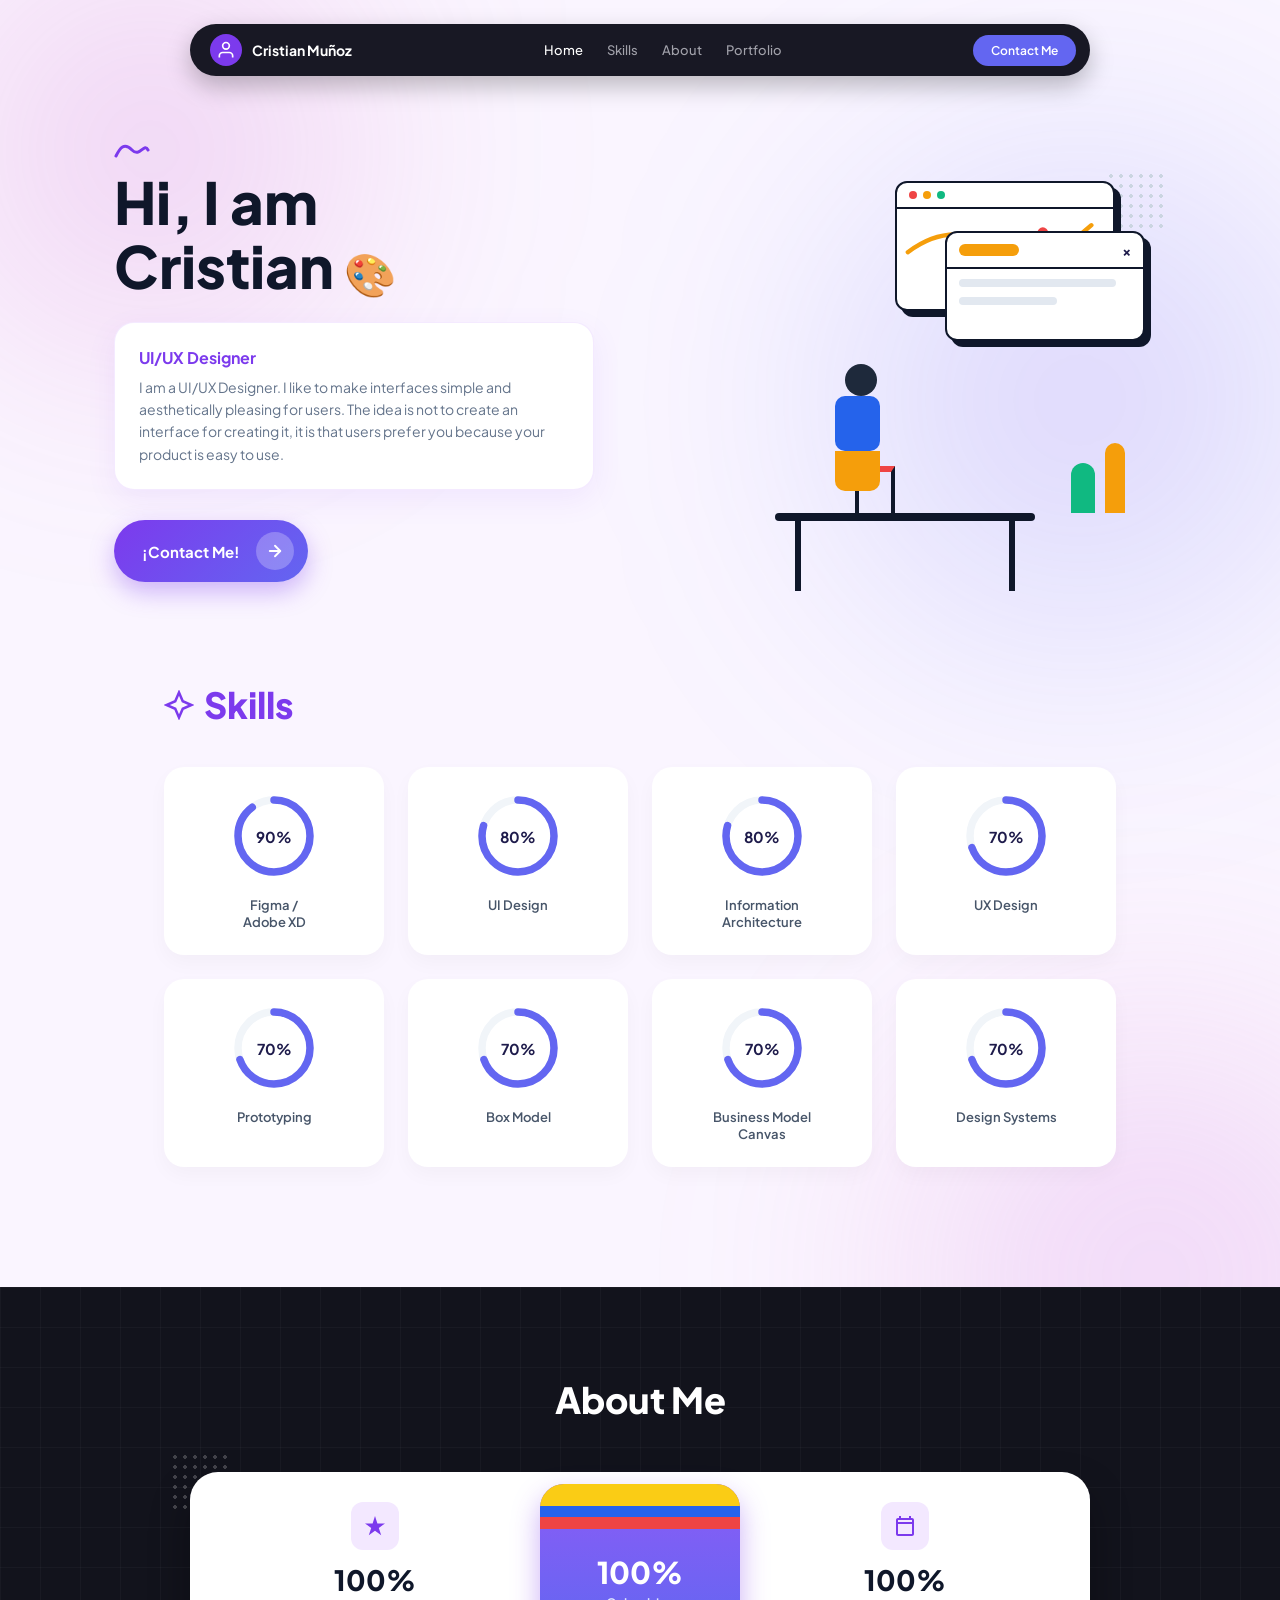
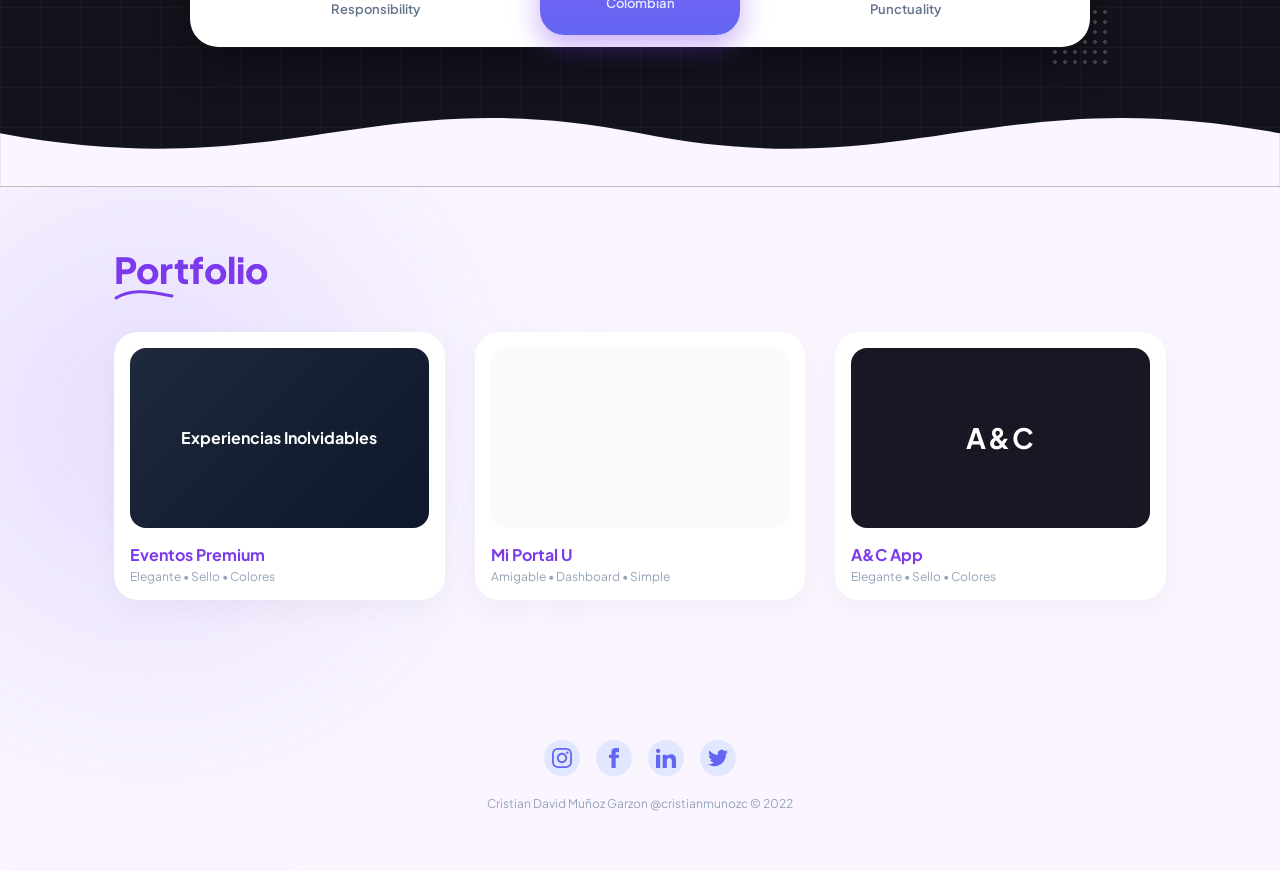
<file: hard hard hard/index.html>
<!DOCTYPE html>
<html lang="en">
<head>
  <meta charset="UTF-8">
  <meta name="viewport" content="width=device-width, initial-scale=1.0">
  <title>Cristian Muñoz - UI/UX Designer Portfolio</title>
  <link rel="stylesheet" href="style.css">
  <link rel="preconnect" href="https://fonts.googleapis.com">
  <link rel="preconnect" href="https://fonts.gstatic.com" crossorigin>
  <link href="https://fonts.googleapis.com/css2?family=Plus+Jakarta+Sans:wght@400;500;600;700;800&display=swap" rel="stylesheet">
</head>
<body>

  <!-- Ambient Background Glows -->
  <div class="bg-glow glow-top-left"></div>
  <div class="bg-glow glow-top-right"></div>
  <div class="bg-glow glow-skills"></div>
  <div class="bg-glow glow-portfolio"></div>

  <!-- Header / Navigation -->
  <header class="navbar-wrapper">
    <nav class="navbar">
      <div class="brand">
        <span class="brand-avatar">
          <svg width="20" height="20" viewBox="0 0 24 24" fill="none" stroke="currentColor" stroke-width="2">
            <path d="M20 21v-2a4 4 0 0 0-4-4H8a4 4 0 0 0-4 4v2"></path>
            <circle cx="12" cy="7" r="4"></circle>
          </svg>
        </span>
        <span class="brand-name">Cristian Muñoz</span>
      </div>
      <div class="nav-links">
        <a href="#home" class="active">Home</a>
        <a href="#skills">Skills</a>
        <a href="#about">About</a>
        <a href="#portfolio">Portfolio</a>
      </div>
      <a href="#contact" class="btn-contact-nav">Contact Me</a>
    </nav>
  </header>

  <!-- Hero Section -->
  <section id="home" class="hero-section">
    <div class="hero-container">
      <div class="hero-content">
        <div class="wavy-decoration">
          <svg width="36" height="18" viewBox="0 0 36 18" fill="none">
            <path d="M2 16C6 8 10 2 18 10C26 18 30 2 34 10" stroke="#7C3AED" stroke-width="3" stroke-linecap="round"/>
          </svg>
        </div>

        <h1 class="hero-title">
          Hi, I am<br>
          <span class="highlight-name">Cristian <span class="palette-emoji">🎨</span></span>
        </h1>

        <div class="bio-card">
          <div class="bio-title">UI/UX Designer</div>
          <p class="bio-text">
            I am a UI/UX Designer. I like to make interfaces simple and aesthetically pleasing for users. The idea is not to create an interface for creating it, it is that users prefer you because your product is easy to use.
          </p>
        </div>

        <div class="cta-wrapper">
          <a href="#contact" class="btn-primary-cta">
            <span>¡Contact Me!</span>
            <div class="arrow-circle">
              <svg width="18" height="18" viewBox="0 0 24 24" fill="none" stroke="currentColor" stroke-width="2.5" stroke-linecap="round" stroke-linejoin="round">
                <line x1="5" y1="12" x2="19" y2="12"></line>
                <polyline points="12 5 19 12 12 19"></polyline>
              </svg>
            </div>
          </a>
        </div>
      </div>

      <!-- Hero Character Illustration -->
      <div class="hero-illustration">
        <div class="dots-grid dots-top-right"></div>
        <div class="illustration-box">
          <div class="ui-window window-back">
            <div class="window-header">
              <span class="dot dot-red"></span>
              <span class="dot dot-yellow"></span>
              <span class="dot dot-green"></span>
            </div>
            <div class="window-body">
              <svg class="chart-line" viewBox="0 0 200 60">
                <path d="M10,40 Q50,10 90,35 T180,15" fill="none" stroke="#F59E0B" stroke-width="4" stroke-linecap="round"/>
                <circle cx="135" cy="22" r="5" fill="#EF4444"/>
              </svg>
            </div>
          </div>

          <div class="ui-window window-front">
            <div class="window-header">
              <div class="pill-yellow"></div>
              <span class="close-btn">×</span>
            </div>
            <div class="window-body">
              <div class="skeleton-line line-long"></div>
              <div class="skeleton-line line-short"></div>
            </div>
          </div>

          <div class="character-graphics">
            <div class="desk"></div>
            <div class="stool"></div>
            <div class="plant plant-left"></div>
            <div class="plant plant-right"></div>
            <div class="character">
              <div class="head"></div>
              <div class="body-blue"></div>
              <div class="legs-yellow"></div>
            </div>
          </div>
        </div>
      </div>
    </div>
  </section>

  <!-- Skills Section -->
  <section id="skills" class="skills-section">
    <div class="section-header">
      <div class="skills-title-wrapper">
        <svg class="skills-sparkle" width="30" height="30" viewBox="0 0 24 24" fill="none" stroke="#7C3AED" stroke-width="2">
          <path d="M12 2L15 9L22 12L15 15L12 22L9 15L2 12L9 9L12 2Z"/>
        </svg>
        <h2 class="skills-heading">Skills</h2>
      </div>
    </div>

    <div class="skills-grid">
      <!-- 1. Figma / Adobe XD -->
      <div class="skill-card">
        <div class="progress-ring-wrapper">
          <svg class="progress-ring" viewBox="0 0 120 120">
            <circle class="ring-bg" cx="60" cy="60" r="48"/>
            <circle class="ring-fill" cx="60" cy="60" r="48" style="stroke-dashoffset: 30;"></circle>
          </svg>
          <span class="progress-value">90%</span>
        </div>
        <div class="skill-name">Figma /<br>Adobe XD</div>
      </div>

      <!-- 2. UI Design -->
      <div class="skill-card">
        <div class="progress-ring-wrapper">
          <svg class="progress-ring" viewBox="0 0 120 120">
            <circle class="ring-bg" cx="60" cy="60" r="48"/>
            <circle class="ring-fill" cx="60" cy="60" r="48" style="stroke-dashoffset: 60;"></circle>
          </svg>
          <span class="progress-value">80%</span>
        </div>
        <div class="skill-name">UI Design</div>
      </div>

      <!-- 3. Information Architecture -->
      <div class="skill-card">
        <div class="progress-ring-wrapper">
          <svg class="progress-ring" viewBox="0 0 120 120">
            <circle class="ring-bg" cx="60" cy="60" r="48"/>
            <circle class="ring-fill" cx="60" cy="60" r="48" style="stroke-dashoffset: 60;"></circle>
          </svg>
          <span class="progress-value">80%</span>
        </div>
        <div class="skill-name">Information<br>Architecture</div>
      </div>

      <!-- 4. UX Design -->
      <div class="skill-card">
        <div class="progress-ring-wrapper">
          <svg class="progress-ring" viewBox="0 0 120 120">
            <circle class="ring-bg" cx="60" cy="60" r="48"/>
            <circle class="ring-fill" cx="60" cy="60" r="48" style="stroke-dashoffset: 90;"></circle>
          </svg>
          <span class="progress-value">70%</span>
        </div>
        <div class="skill-name">UX Design</div>
      </div>

      <!-- 5. Prototyping -->
      <div class="skill-card">
        <div class="progress-ring-wrapper">
          <svg class="progress-ring" viewBox="0 0 120 120">
            <circle class="ring-bg" cx="60" cy="60" r="48"/>
            <circle class="ring-fill" cx="60" cy="60" r="48" style="stroke-dashoffset: 90;"></circle>
          </svg>
          <span class="progress-value">70%</span>
        </div>
        <div class="skill-name">Prototyping</div>
      </div>

      <!-- 6. Box Model -->
      <div class="skill-card">
        <div class="progress-ring-wrapper">
          <svg class="progress-ring" viewBox="0 0 120 120">
            <circle class="ring-bg" cx="60" cy="60" r="48"/>
            <circle class="ring-fill" cx="60" cy="60" r="48" style="stroke-dashoffset: 90;"></circle>
          </svg>
          <span class="progress-value">70%</span>
        </div>
        <div class="skill-name">Box Model</div>
      </div>

      <!-- 7. Business Model Canvas -->
      <div class="skill-card">
        <div class="progress-ring-wrapper">
          <svg class="progress-ring" viewBox="0 0 120 120">
            <circle class="ring-bg" cx="60" cy="60" r="48"/>
            <circle class="ring-fill" cx="60" cy="60" r="48" style="stroke-dashoffset: 90;"></circle>
          </svg>
          <span class="progress-value">70%</span>
        </div>
        <div class="skill-name">Business Model<br>Canvas</div>
      </div>

      <!-- 8. Design Systems -->
      <div class="skill-card">
        <div class="progress-ring-wrapper">
          <svg class="progress-ring" viewBox="0 0 120 120">
            <circle class="ring-bg" cx="60" cy="60" r="48"/>
            <circle class="ring-fill" cx="60" cy="60" r="48" style="stroke-dashoffset: 90;"></circle>
          </svg>
          <span class="progress-value">70%</span>
        </div>
        <div class="skill-name">Design Systems</div>
      </div>
    </div>
  </section>

  <!-- About Me Section -->
  <section id="about" class="about-section">
    <div class="about-grid-overlay"></div>
    <div class="about-container">
      <h2 class="about-heading">About Me</h2>

      <div class="about-cards-wrapper">
        <div class="dots-grid dots-about-left"></div>
        <div class="dots-grid dots-about-right"></div>

        <div class="about-card-white">
          <!-- Left Metric -->
          <div class="metric-item">
            <div class="metric-icon icon-purple">
              <svg width="24" height="24" viewBox="0 0 24 24" fill="currentColor">
                <path d="M12 2l2.4 7.4h7.6l-6.2 4.5 2.4 7.4-6.2-4.5-6.2 4.5 2.4-7.4-6.2-4.5h7.6z"/>
              </svg>
            </div>
            <div class="metric-num">100%</div>
            <div class="metric-label">Responsibility</div>
          </div>

          <!-- Middle Colombian Pill Card -->
          <div class="colombian-card">
            <div class="colombian-flag-top">
              <div class="flag-yellow"></div>
              <div class="flag-blue"></div>
              <div class="flag-red"></div>
            </div>
            <div class="colombian-card-body">
              <div class="metric-num-white">100%</div>
              <div class="metric-label-white">Colombian</div>
            </div>
          </div>

          <!-- Right Metric -->
          <div class="metric-item">
            <div class="metric-icon icon-purple">
              <svg width="24" height="24" viewBox="0 0 24 24" fill="currentColor">
                <path d="M19 4h-1V2h-2v2H8V2H6v2H5c-1.1 0-2 .9-2 2v14c0 1.1.9 2 2 2h14c1.1 0 2-.9 2-2V6c0-1.1-.9-2-2-2zm0 16H5V10h14v10zm0-12H5V6h14v2z"/>
              </svg>
            </div>
            <div class="metric-num">100%</div>
            <div class="metric-label">Punctuality</div>
          </div>
        </div>
      </div>
    </div>
    <div class="about-wave-bottom">
      <svg viewBox="0 0 1440 120" fill="none">
        <path d="M0 60C320 120 420 0 720 60C1020 120 1120 0 1440 60V120H0V60Z" fill="#FAF5FF"/>
      </svg>
    </div>
  </section>

  <!-- Portfolio Section -->
  <section id="portfolio" class="portfolio-section">
    <div class="portfolio-container">
      <div class="portfolio-header">
        <h2 class="portfolio-title">
          Portfolio
          <svg class="title-underline" width="60" height="12" viewBox="0 0 60 12" fill="none">
            <path d="M2 10C15 2 30 2 58 8" stroke="#7C3AED" stroke-width="3" stroke-linecap="round"/>
          </svg>
        </h2>
      </div>

      <div class="portfolio-grid">
        <!-- Project 1 -->
        <div class="project-card">
          <div class="project-img-wrapper">
            <div class="mockup-screen screen-1">
              <div class="screen-content">
                <h4>Experiencias Inolvidables</h4>
              </div>
            </div>
          </div>
          <div class="project-info">
            <h3 class="project-title">Eventos Premium</h3>
            <p class="project-tags">Elegante • Sello • Colores</p>
          </div>
        </div>

        <!-- Project 2 -->
        <div class="project-card">
          <div class="project-img-wrapper">
            <div class="mockup-screen screen-2">
              <div class="screen-content">
                <div class="avatar-circle"></div>
                <div class="dash-widgets"></div>
              </div>
            </div>
          </div>
          <div class="project-info">
            <h3 class="project-title">Mi Portal U</h3>
            <p class="project-tags">Amigable • Dashboard • Simple</p>
          </div>
        </div>

        <!-- Project 3 -->
        <div class="project-card">
          <div class="project-img-wrapper">
            <div class="mockup-screen screen-3">
              <div class="screen-content">
                <h3>A&C</h3>
              </div>
            </div>
          </div>
          <div class="project-info">
            <h3 class="project-title">A&C App</h3>
            <p class="project-tags">Elegante • Sello • Colores</p>
          </div>
        </div>
      </div>
    </div>
  </section>

  <!-- Footer -->
  <footer class="footer-section">
    <div class="social-links">
      <a href="#" class="social-icon" aria-label="Instagram">
        <svg width="20" height="20" fill="currentColor" viewBox="0 0 24 24"><path d="M12 2.163c3.204 0 3.584.012 4.85.07 3.252.148 4.771 1.691 4.919 4.919.058 1.265.069 1.645.069 4.849 0 3.205-.012 3.584-.069 4.849-.149 3.225-1.664 4.771-4.919 4.919-1.266.058-1.644.07-4.85.07-3.204 0-3.584-.012-4.849-.07-3.26-.149-4.771-1.699-4.919-4.92-.058-1.265-.07-1.644-.07-4.849 0-3.204.013-3.583.07-4.849.149-3.227 1.664-4.771 4.919-4.919 1.266-.057 1.645-.069 4.849-.069zm0-2.163c-3.259 0-3.667.014-4.947.072-4.358.2-6.78 2.618-6.98 6.98-.059 1.281-.073 1.689-.073 4.948 0 3.259.014 3.668.072 4.948.2 4.358 2.618 6.78 6.98 6.98 1.281.058 1.689.072 4.948.072 3.259 0 3.668-.014 4.948-.072 4.354-.2 6.782-2.618 6.979-6.98.059-1.28.073-1.689.073-4.948 0-3.259-.014-3.667-.072-4.947-.196-4.354-2.617-6.78-6.979-6.98-1.281-.059-1.69-.073-4.949-.073zm0 5.838c-3.403 0-6.162 2.759-6.162 6.162s2.759 6.163 6.162 6.163 6.162-2.759 6.162-6.163c0-3.403-2.759-6.162-6.162-6.162zm0 10.162c-2.209 0-4-1.79-4-4 0-2.209 1.791-4 4-4s4 1.791 4 4c0 2.21-1.791 4-4 4zm6.406-11.845c-.796 0-1.441.645-1.441 1.44s.645 1.44 1.441 1.44c.795 0 1.439-.645 1.439-1.44s-.644-1.44-1.439-1.44z"/></svg>
      </a>
      <a href="#" class="social-icon" aria-label="Facebook">
        <svg width="20" height="20" fill="currentColor" viewBox="0 0 24 24"><path d="M9 8H6v4h3v12h5V12h3.642L18 8h-4V6.333C14 5.374 14.5 5 15.5 5H18V0h-3.808C10.592 0 9 1.583 9 4.615V8z"/></svg>
      </a>
      <a href="#" class="social-icon" aria-label="LinkedIn">
        <svg width="20" height="20" fill="currentColor" viewBox="0 0 24 24"><path d="M4.98 3.5c0 1.381-1.11 2.5-2.48 2.5s-2.48-1.119-2.48-2.5c0-1.38 1.11-2.5 2.48-2.5s2.48 1.12 2.48 2.5zm.02 4.5h-5v16h5v-16zm7.982 0h-4.968v16h4.969v-8.399c0-4.67 6.029-5.052 6.029 0v8.399h4.988v-10.131c0-7.88-8.922-7.593-11.018-3.714v-2.155z"/></svg>
      </a>
      <a href="#" class="social-icon" aria-label="Twitter">
        <svg width="20" height="20" fill="currentColor" viewBox="0 0 24 24"><path d="M24 4.557c-.883.392-1.832.656-2.828.775 1.017-.609 1.798-1.574 2.165-2.724-.951.564-2.005.974-3.127 1.195-.897-.957-2.178-1.555-3.594-1.555-3.179 0-5.515 2.966-4.797 6.045-4.091-.205-7.719-2.165-10.148-5.144-1.29 2.213-.669 5.108 1.523 6.574-.806-.026-1.566-.247-2.229-.616-.054 2.281 1.581 4.415 3.949 4.89-.693.188-1.452.232-2.224.084.626 1.956 2.444 3.379 4.6 3.419-2.07 1.623-4.678 2.348-7.29 2.04 2.179 1.397 4.768 2.212 7.548 2.212 9.142 0 14.307-7.721 13.995-14.646.962-.695 1.797-1.562 2.457-2.549z"/></svg>
      </a>
    </div>
    <p class="copyright-text">Cristian David Muñoz Garzon @cristianmunozc © 2022</p>
  </footer>

</body>
</html>
</file>
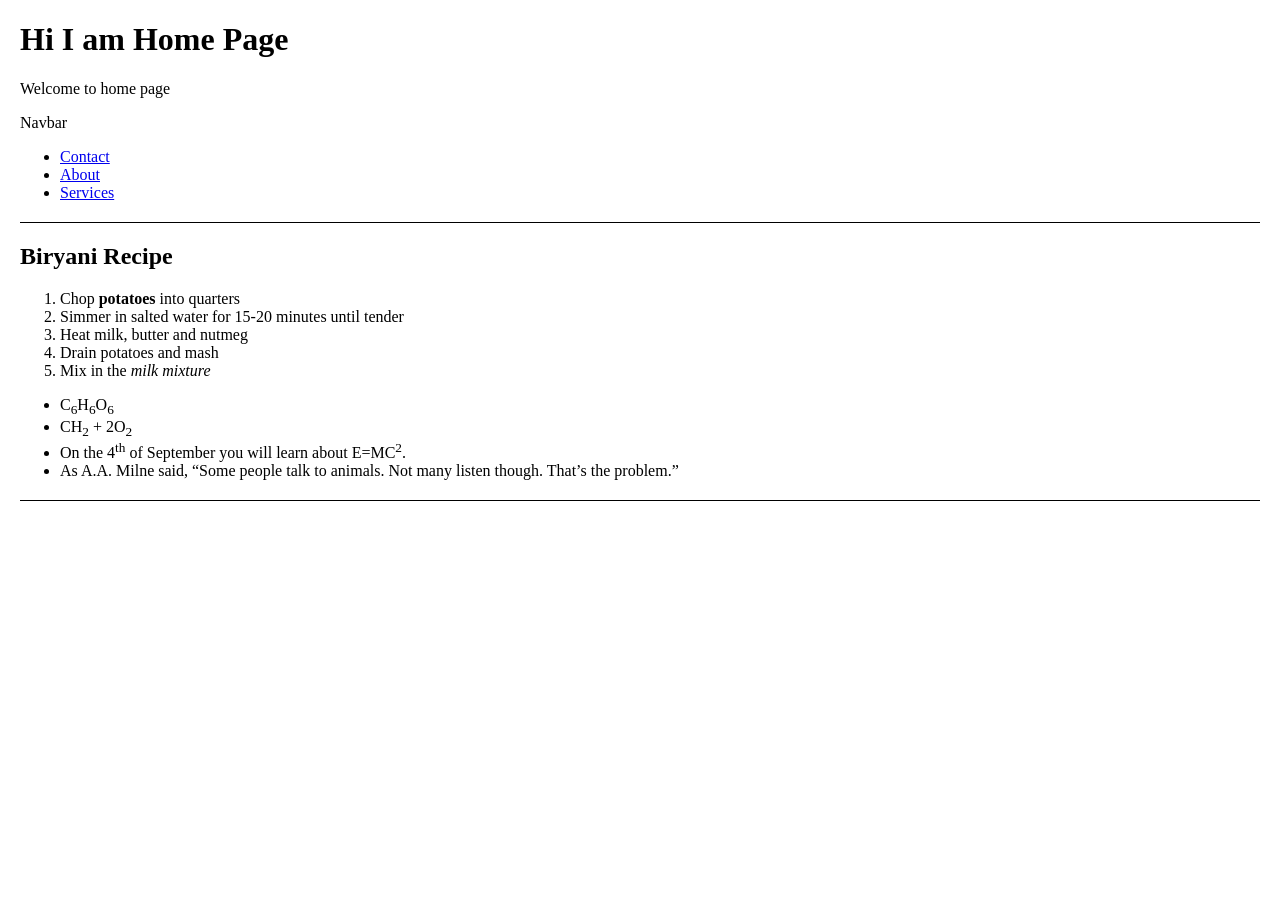
<file: home pg without bg/index.html>
<!DOCTYPE html>
<html lang="en">
<head>
    <meta charset="UTF-8">
    <meta name="viewport" content="width=device-width, initial-scale=1.0">
    <title>Website Mockup</title>
    <style>
        body {
            font-family: "Times New Roman", Times, serif;
            margin: 20px;
            background-color: #ffffff;
            color: #000000;
        }
        hr {
            border: 0;
            border-top: 1px solid #000000;
            margin: 20px 0;
        }
        /* Style to simulate hidden pages in a single HTML file */
        .page {
            display: none;
        }
        .page.active {
            display: block;
        }
    </style>
</head>
<body>

    <!-- ================= HOME PAGE ================= -->
    <div id="home-page" class="page active">
        <h1>Hi I am Home Page</h1>
        <p>Welcome to home page</p>
        <p>Navbar</p>
        
        <ul>
            <li><a href="#" onclick="showPage('contact-page')">Contact</a></li>
            <li><a href="#" onclick="showPage('about-page')">About</a></li>
            <li><a href="#" onclick="showPage('services-page')">Services</a></li>
        </ul>

        <hr>

        <h2>Biryani Recipe</h2>
        <ol>
            <li>Chop <b>potatoes</b> into quarters</li>
            <li>Simmer in salted water for 15-20 minutes until tender</li>
            <li>Heat milk, butter and nutmeg</li>
            <li>Drain potatoes and mash</li>
            <li>Mix in the <i>milk mixture</i></li>
        </ol>

        <ul>
            <li>C<sub>6</sub>H<sub>6</sub>O<sub>6</sub></li>
            <li>CH<sub>2</sub> + 2O<sub>2</sub></li>
            <li>On the 4<sup>th</sup> of September you will learn about E=MC<sup>2</sup>.</li>
            <li>As A.A. Milne said, &ldquo;Some people talk to animals. Not many listen though. That&rsquo;s the problem.&rdquo;</li>
        </ul>

        <hr>
    </div>


    <!-- ================= ABOUT PAGE ================= -->
    <div id="about-page" class="page">
        <h1>Hi I am About Page</h1>
        <p>Welcome to about page</p>
        <p>Navbar</p>
        
        <ul>
            <li><a href="#" onclick="showPage('home-page')">Home</a></li>
            <li><a href="#" onclick="showPage('contact-page')">Contact</a></li>
            <li><a href="#" onclick="showPage('services-page')">Services</a></li>
        </ul>

        <hr>
        <p>This is the about page content describing background and details.</p>
        <hr>
    </div>


    <!-- ================= SERVICE PAGE ================= -->
    <div id="services-page" class="page">
        <h1>Hi I am Service Page</h1>
        
        <ul>
            <li><a href="#" onclick="showPage('contact-page')">Contact</a></li>
            <li><a href="#" onclick="showPage('about-page')">About</a></li>
            <li><a href="#" onclick="showPage('home-page')">Home</a></li>
        </ul>

        <ul>
            <li><i>Web developer</i></li>
            <li><i>Application developer</i></li>
            <li><i>Web Designing</i></li>
        </ul>

        <hr>
    </div>


    <!-- ================= CONTACT PAGE ================= -->
    <div id="contact-page" class="page">
        <h1>Hi I am Contact page</h1>
        <p>Navbar</p>
        
        <ul>
            <li><a href="#" onclick="showPage('home-page')">Home</a></li>
            <li><a href="#" onclick="showPage('about-page')">About</a></li>
            <li><a href="#" onclick="showPage('services-page')">Services</a></li>
        </ul>

        <p><b>Name:</b> Muhammad Fareed</p>
        <p><b>Designation:</b> Software Engineer / Teacher</p>
        <p><b>Qualification:</b> UnderGraduate</p>

        <hr>
    </div>

    <!-- JavaScript to handle navigation between the pages inside a single HTML file -->
    <script>
        function showPage(pageId) {
            // Hide all pages
            const pages = document.querySelectorAll('.page');
            pages.forEach(page => {
                page.classList.remove('active');
            });
            
            // Show the selected page
            const targetPage = document.getElementById(pageId);
            if (targetPage) {
                targetPage.classList.add('active');
            }
            
            // Scroll back to top on page switch
            window.scrollTo(0, 0);
        }
    </script>

</body>
</html>
</file>
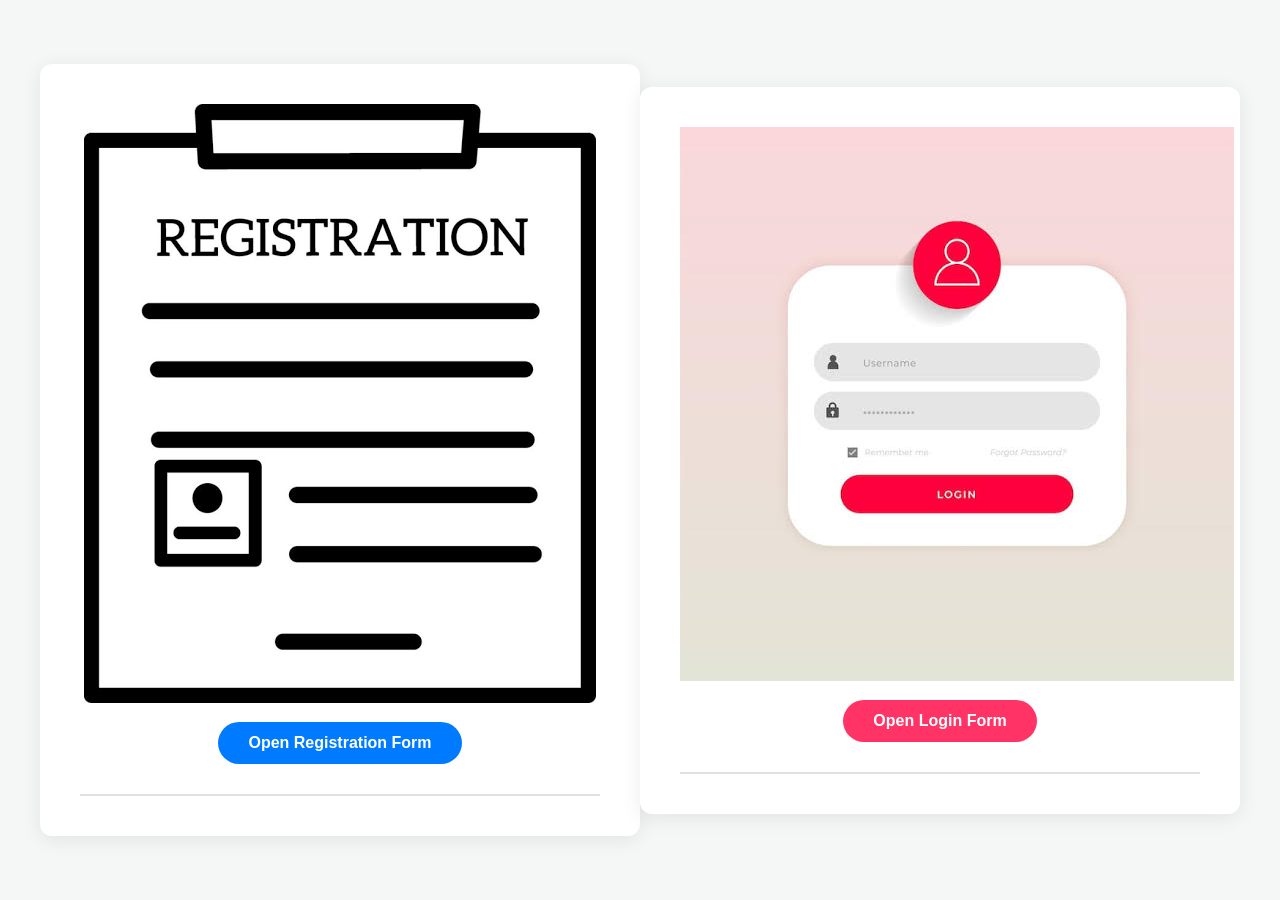
<file: rejistration full form/index.html>
<!DOCTYPE html>
<html lang="en">
<head>
    <meta charset="UTF-8">
    <meta name="viewport" content="width=device-width, initial-scale=1.0">
    <title>Registration Page</title>
    <link rel="stylesheet" href="style.css">
</head>
<body>

    <div class="main-container">
        <!-- Registration Form Picture -->
        <img src="./images.png" alt="">
        
        <!-- Registration Button -->
        <button class="portal-btn" onclick="toggleForm('regFormDrawer')">Open Registration Form</button>

        <!-- Line under button -->
        <hr class="bottom-line">

        <!-- Actual Registration Form (Hidden by default) -->
        <div id="regFormDrawer" class="form-drawer">
            <h2>Registration Form</h2>
            <form onsubmit="event.preventDefault(); alert('Registration details captured!');">
                <div class="input-row">
                    <label>Full Name</label>
                    <input type="text" placeholder="Enter your full name" required>
                </div>
                <div class="input-row">
                    <label>Email Address</label>
                    <input type="email" placeholder="Enter your email" required>
                </div>
                <div class="input-row">
                    <label>Password</label>
                    <input type="password" placeholder="Create a password" required>
                </div>
                <div class="input-row">
                    <label>Address</label>
                    <textarea rows="2" placeholder="Enter your address"></textarea>
                </div>
                <button type="submit" class="form-submit-btn">Submit Registration</button>
            </form>
        </div>
    </div>

    <script>
        function toggleForm(formId) {
            const formBox = document.getElementById(formId);
            formBox.style.display = (formBox.style.display === "block") ? "none" : "block";
        }
    </script>

</body>
</html>
<!DOCTYPE html>
<html lang="en">
<head>
    <meta charset="UTF-8">
    <meta name="viewport" content="width=device-width, initial-scale=1.0">
    <title>Login Page</title>
    <link rel="stylesheet" href="style.css">
</head>
<body>

    <div class="main-container">
        <!-- Login Form Picture -->
        <img src="./images.jfif" alt="">
        
        <!-- Login Button -->
        <button class="portal-btn login-btn-color" onclick="toggleForm('loginFormDrawer')">Open Login Form</button>

        <!-- Line under button -->
        <hr class="bottom-line">

        <!-- Actual Login Form (Hidden by default) -->
        <div id="loginFormDrawer" class="form-drawer">
            <h2>Login Form</h2>
            <form onsubmit="event.preventDefault(); alert('Login details captured!');">
                <div class="input-row">
                    <label>Username / Email</label>
                    <input type="text" placeholder="Enter your email" required>
                </div>
                <div class="input-row">
                    <label>Password</label>
                    <input type="password" placeholder="Enter your password" required>
                </div>
                <button type="submit" class="form-submit-btn" style="background-color: #ff3366;">Login Now</button>
            </form>
        </div>
    </div>

    <script>
        function toggleForm(formId) {
            const formBox = document.getElementById(formId);
            formBox.style.display = (formBox.style.display === "block") ? "none" : "block";
        }
    </script>

</body>
</html>
<!DOCTYPE html>
<html lang="en">
<head>
    <meta charset="UTF-8">
    <meta name="viewport" content="width=device-width, initial-scale=1.0">
    <title>Registration & Login Portal</title>
    <link rel="stylesheet" href="style.css">
</head>
<body>
</file>
<file: hard hard hard/style.css>
/* Reset and Base Styles */
* {
  margin: 0;
  padding: 0;
  box-sizing: border-box;
}

body {
  font-family: 'Plus Jakarta Sans', -apple-system, BlinkMacSystemFont, sans-serif;
  background-color: #FAF5FF;
  color: #1E1B4B;
  overflow-x: hidden;
  position: relative;
}

/* Background Color Effects & Radial Glows */
.bg-glow {
  position: absolute;
  border-radius: 50%;
  filter: blur(120px);
  pointer-events: none;
  z-index: 0;
}

.glow-top-left {
  top: -100px;
  left: -100px;
  width: 500px;
  height: 500px;
  background: radial-gradient(circle, rgba(168, 85, 247, 0.25) 0%, rgba(236, 72, 153, 0.15) 50%, rgba(255,255,255,0) 70%);
}

.glow-top-right {
  top: 100px;
  right: -100px;
  width: 600px;
  height: 600px;
  background: radial-gradient(circle, rgba(147, 51, 234, 0.2) 0%, rgba(59, 130, 246, 0.15) 50%, rgba(255,255,255,0) 70%);
}

.glow-skills {
  top: 1000px;
  right: -150px;
  width: 550px;
  height: 550px;
  background: radial-gradient(circle, rgba(192, 132, 252, 0.3) 0%, rgba(244, 114, 182, 0.15) 60%, rgba(255,255,255,0) 80%);
}

.glow-portfolio {
  bottom: 200px;
  left: -100px;
  width: 500px;
  height: 500px;
  background: radial-gradient(circle, rgba(168, 85, 247, 0.2) 0%, rgba(129, 140, 248, 0.15) 60%, rgba(255,255,255,0) 80%);
}

/* Navigation Header */
.navbar-wrapper {
  position: relative;
  z-index: 10;
  display: flex;
  justify-content: center;
  padding: 24px 20px;
}

.navbar {
  display: flex;
  align-items: center;
  justify-content: space-between;
  background: #181824;
  width: 100%;
  max-width: 900px;
  padding: 10px 14px 10px 20px;
  border-radius: 40px;
  box-shadow: 0 10px 25px rgba(0, 0, 0, 0.25);
}

.brand {
  display: flex;
  align-items: center;
  gap: 10px;
  color: #FFFFFF;
}

.brand-avatar {
  width: 32px;
  height: 32px;
  background: #7C3AED;
  border-radius: 50%;
  display: flex;
  align-items: center;
  justify-content: center;
  color: #FFF;
}

.brand-name {
  font-weight: 700;
  font-size: 14px;
}

.nav-links {
  display: flex;
  gap: 24px;
}

.nav-links a {
  color: #A1A1AA;
  text-decoration: none;
  font-size: 13px;
  font-weight: 500;
  transition: color 0.3s;
}

.nav-links a.active, .nav-links a:hover {
  color: #FFFFFF;
}

.btn-contact-nav {
  background: #6366F1;
  color: #FFF;
  padding: 8px 18px;
  border-radius: 20px;
  text-decoration: none;
  font-size: 12px;
  font-weight: 600;
  transition: transform 0.2s, background 0.3s;
}

.btn-contact-nav:hover {
  background: #4F46E5;
  transform: translateY(-1px);
}

/* Hero Section */
.hero-section {
  position: relative;
  z-index: 1;
  max-width: 1100px;
  margin: 40px auto 100px;
  padding: 0 24px;
}

.hero-container {
  display: grid;
  grid-template-columns: 1.1fr 1fr;
  gap: 40px;
  align-items: center;
}

.hero-content {
  position: relative;
}

.wavy-decoration {
  margin-bottom: 8px;
}

.hero-title {
  font-size: 58px;
  line-height: 1.1;
  font-weight: 800;
  color: #0F172A;
  margin-bottom: 24px;
}

.highlight-name {
  color: #0F172A;
}

.palette-emoji {
  display: inline-block;
  font-size: 42px;
  vertical-align: middle;
}

.bio-card {
  background: #FFFFFF;
  padding: 24px;
  border-radius: 20px;
  box-shadow: 0 10px 30px rgba(124, 58, 237, 0.08);
  margin-bottom: 30px;
  border: 1px solid rgba(233, 213, 255, 0.5);
  max-width: 480px;
}

.bio-title {
  color: #7C3AED;
  font-weight: 700;
  font-size: 16px;
  margin-bottom: 8px;
}

.bio-text {
  color: #64748B;
  font-size: 14px;
  line-height: 1.6;
}

.cta-wrapper {
  margin-top: 10px;
}

.btn-primary-cta {
  display: inline-flex;
  align-items: center;
  gap: 16px;
  background: linear-gradient(135deg, #7C3AED 0%, #6366F1 100%);
  color: #FFFFFF;
  padding: 12px 14px 12px 28px;
  border-radius: 40px;
  text-decoration: none;
  font-weight: 700;
  font-size: 15px;
  box-shadow: 0 10px 25px rgba(124, 58, 237, 0.35);
  transition: transform 0.3s, box-shadow 0.3s;
}

.btn-primary-cta:hover {
  transform: translateY(-2px);
  box-shadow: 0 14px 30px rgba(124, 58, 237, 0.45);
}

.arrow-circle {
  width: 38px;
  height: 38px;
  background: rgba(255, 255, 255, 0.25);
  border-radius: 50%;
  display: flex;
  align-items: center;
  justify-content: center;
  transition: transform 0.3s;
}

.btn-primary-cta:hover .arrow-circle {
  transform: translateX(4px);
}

/* Hero Illustration Graphic */
.hero-illustration {
  position: relative;
  display: flex;
  justify-content: center;
}

.illustration-box {
  position: relative;
  width: 100%;
  max-width: 420px;
  height: 380px;
}

/* UI Windows */
.ui-window {
  position: absolute;
  background: #FFF;
  border-radius: 12px;
  border: 2px solid #0F172A;
  box-shadow: 6px 6px 0px #0F172A;
}

.window-back {
  top: 10px;
  right: 20px;
  width: 220px;
  height: 130px;
  z-index: 1;
}

.window-front {
  top: 60px;
  right: -10px;
  width: 200px;
  height: 110px;
  z-index: 3;
}

.window-header {
  display: flex;
  align-items: center;
  gap: 6px;
  padding: 8px 12px;
  border-bottom: 2px solid #0F172A;
}

.dot {
  width: 8px;
  height: 8px;
  border-radius: 50%;
}

.dot-red { background: #EF4444; }
.dot-yellow { background: #F59E0B; }
.dot-green { background: #10B981; }

.pill-yellow {
  width: 60px;
  height: 12px;
  background: #F59E0B;
  border-radius: 6px;
}

.close-btn {
  margin-left: auto;
  font-weight: 800;
  font-size: 14px;
}

.skeleton-line {
  height: 8px;
  background: #E2E8F0;
  border-radius: 4px;
  margin: 10px 12px;
}

.line-long { width: 80%; }
.line-short { width: 50%; }

/* Character Scene */
.character-graphics {
  position: absolute;
  bottom: 0;
  left: 20px;
  width: 100%;
  height: 250px;
  z-index: 2;
}

.desk {
  position: absolute;
  bottom: 30px;
  left: 40px;
  width: 260px;
  height: 8px;
  background: #0F172A;
  border-radius: 4px;
}

.desk::before, .desk::after {
  content: '';
  position: absolute;
  top: 8px;
  width: 6px;
  height: 70px;
  background: #0F172A;
}

.desk::before { left: 20px; }
.desk::after { right: 20px; }

.stool {
  position: absolute;
  bottom: 35px;
  left: 120px;
  width: 40px;
  height: 50px;
  border-top: 6px solid #EF4444;
  border-left: 4px solid #0F172A;
  border-right: 4px solid #0F172A;
}

.plant-left {
  position: absolute;
  bottom: 38px;
  right: 60px;
  width: 24px;
  height: 50px;
  background: #10B981;
  border-radius: 12px 12px 0 0;
}

.plant-right {
  position: absolute;
  bottom: 38px;
  right: 30px;
  width: 20px;
  height: 70px;
  background: #F59E0B;
  border-radius: 10px 10px 0 0;
}

.character {
  position: absolute;
  bottom: 60px;
  left: 100px;
}

.character .head {
  width: 32px;
  height: 32px;
  background: #1E293B;
  border-radius: 50%;
  margin-left: 10px;
}

.character .body-blue {
  width: 45px;
  height: 55px;
  background: #2563EB;
  border-radius: 10px;
}

.character .legs-yellow {
  width: 45px;
  height: 40px;
  background: #F59E0B;
  border-radius: 0 0 10px 10px;
}

/* Dots Grid Utility */
.dots-grid {
  width: 60px;
  height: 60px;
  background-image: radial-gradient(#CBD5E1 2px, transparent 2px);
  background-size: 10px 10px;
  position: absolute;
}

.dots-top-right {
  top: 0;
  right: 0;
}

/* Skills Section */
.skills-section {
  max-width: 1000px;
  margin: 0 auto 120px;
  padding: 0 24px;
  position: relative;
  z-index: 1;
}

.section-header {
  margin-bottom: 40px;
}

.skills-title-wrapper {
  display: flex;
  align-items: center;
  gap: 10px;
}

.skills-heading {
  font-size: 36px;
  font-weight: 800;
  color: #7C3AED;
}

.skills-grid {
  display: grid;
  grid-template-columns: repeat(4, 1fr);
  gap: 24px;
}

.skill-card {
  background: #FFFFFF;
  border-radius: 20px;
  padding: 24px 16px;
  text-align: center;
  box-shadow: 0 8px 20px rgba(0, 0, 0, 0.03);
  display: flex;
  flex-direction: column;
  align-items: center;
  transition: transform 0.3s;
}

.skill-card:hover {
  transform: translateY(-4px);
}

.progress-ring-wrapper {
  position: relative;
  width: 90px;
  height: 90px;
  margin-bottom: 16px;
}

.progress-ring {
  width: 100%;
  height: 100%;
  transform: rotate(-90deg);
}

.ring-bg {
  fill: none;
  stroke: #F1F5F9;
  stroke-width: 10;
}

.ring-fill {
  fill: none;
  stroke: #6366F1;
  stroke-width: 10;
  stroke-linecap: round;
  stroke-dasharray: 300;
  transition: stroke-dashoffset 1s ease;
}

.progress-value {
  position: absolute;
  top: 50%;
  left: 50%;
  transform: translate(-50%, -50%);
  font-weight: 700;
  font-size: 15px;
  color: #1E1B4B;
}

.skill-name {
  font-size: 13px;
  font-weight: 600;
  color: #475569;
  line-height: 1.3;
}

/* About Me Section */
.about-section {
  position: relative;
  background: #12131C;
  color: #FFFFFF;
  padding: 90px 24px 140px;
  text-align: center;
}

.about-grid-overlay {
  position: absolute;
  top: 0;
  left: 0;
  right: 0;
  bottom: 0;
  background-image: linear-gradient(rgba(255,255,255,0.03) 1px, transparent 1px),
                    linear-gradient(90deg, rgba(255,255,255,0.03) 1px, transparent 1px);
  background-size: 40px 40px;
  pointer-events: none;
}

.about-container {
  max-width: 900px;
  margin: 0 auto;
  position: relative;
  z-index: 2;
}

.about-heading {
  font-size: 36px;
  font-weight: 800;
  margin-bottom: 50px;
}

.about-cards-wrapper {
  position: relative;
}

.dots-about-left {
  top: -20px;
  left: -20px;
  background-image: radial-gradient(rgba(255,255,255,0.2) 2px, transparent 2px);
}

.dots-about-right {
  bottom: -20px;
  right: -20px;
  background-image: radial-gradient(rgba(255,255,255,0.2) 2px, transparent 2px);
}

.about-card-white {
  background: #FFFFFF;
  border-radius: 28px;
  padding: 30px 40px;
  display: flex;
  align-items: center;
  justify-content: space-between;
  color: #0F172A;
  box-shadow: 0 20px 40px rgba(0, 0, 0, 0.3);
}

.metric-item {
  flex: 1;
  display: flex;
  flex-direction: column;
  align-items: center;
}

.metric-icon {
  width: 48px;
  height: 48px;
  border-radius: 12px;
  display: flex;
  align-items: center;
  justify-content: center;
  margin-bottom: 12px;
}

.icon-purple {
  background: #F3E8FF;
  color: #7C3AED;
}

.metric-num {
  font-size: 28px;
  font-weight: 800;
  color: #0F172A;
}

.metric-label {
  font-size: 13px;
  font-weight: 600;
  color: #64748B;
  margin-top: 4px;
}

/* Middle Colombian Pill Card */
.colombian-card {
  width: 200px;
  background: linear-gradient(180deg, #8B5CF6 0%, #6366F1 100%);
  border-radius: 24px;
  overflow: hidden;
  box-shadow: 0 12px 28px rgba(124, 58, 237, 0.4);
  margin: -50px 20px -50px;
  z-index: 3;
}

.colombian-flag-top {
  height: 45px;
  display: flex;
  flex-direction: column;
}

.flag-yellow { height: 50%; background: #FACC15; }
.flag-blue { height: 25%; background: #2563EB; }
.flag-red { height: 25%; background: #EF4444; }

.colombian-card-body {
  padding: 24px 16px;
  text-align: center;
}

.metric-num-white {
  font-size: 30px;
  font-weight: 800;
  color: #FFFFFF;
}

.metric-label-white {
  font-size: 13px;
  font-weight: 600;
  color: #E0E7FF;
  margin-top: 4px;
}

.about-wave-bottom {
  position: absolute;
  bottom: 0;
  left: 0;
  width: 100%;
  line-height: 0;
}

/* Portfolio Section */
.portfolio-section {
  max-width: 1100px;
  margin: 60px auto 100px;
  padding: 0 24px;
  position: relative;
  z-index: 1;
}

.portfolio-header {
  margin-bottom: 40px;
}

.portfolio-title {
  font-size: 36px;
  font-weight: 800;
  color: #7C3AED;
  display: inline-block;
  position: relative;
}

.title-underline {
  position: absolute;
  bottom: -8px;
  left: 0;
}

.portfolio-grid {
  display: grid;
  grid-template-columns: repeat(3, 1fr);
  gap: 30px;
}

.project-card {
  background: #FFFFFF;
  border-radius: 24px;
  padding: 16px;
  box-shadow: 0 10px 30px rgba(0, 0, 0, 0.04);
  transition: transform 0.3s;
}

.project-card:hover {
  transform: translateY(-6px);
}

.project-img-wrapper {
  height: 180px;
  border-radius: 16px;
  overflow: hidden;
  margin-bottom: 16px;
  background: #1E293B;
  display: flex;
  align-items: center;
  justify-content: center;
  color: #FFF;
}

.screen-1 {
  background: linear-gradient(135deg, #1E293B, #0F172A);
  width: 100%;
  height: 100%;
  display: flex;
  align-items: center;
  justify-content: center;
  padding: 20px;
}

.screen-2 {
  background: #F8FAFC;
  width: 100%;
  height: 100%;
  display: flex;
  align-items: center;
  justify-content: center;
}

.screen-3 {
  background: #181824;
  width: 100%;
  height: 100%;
  display: flex;
  align-items: center;
  justify-content: center;
  font-size: 24px;
  font-weight: 800;
  letter-spacing: 2px;
}

.project-title {
  font-size: 16px;
  font-weight: 700;
  color: #7C3AED;
  margin-bottom: 4px;
}

.project-tags {
  font-size: 12px;
  color: #94A3B8;
}

/* Footer */
.footer-section {
  text-align: center;
  padding: 40px 20px 60px;
  position: relative;
  z-index: 1;
}

.social-links {
  display: flex;
  justify-content: center;
  gap: 16px;
  margin-bottom: 20px;
}

.social-icon {
  width: 36px;
  height: 36px;
  border-radius: 50%;
  background: #E0E7FF;
  color: #6366F1;
  display: flex;
  align-items: center;
  justify-content: center;
  text-decoration: none;
  transition: background 0.3s, color 0.3s;
}

.social-icon:hover {
  background: #6366F1;
  color: #FFFFFF;
}

.copyright-text {
  font-size: 12px;
  color: #94A3B8;
}

/* Responsive Design */
@media (max-width: 900px) {
  .hero-container {
    grid-template-columns: 1fr;
    text-align: center;
  }

  .hero-title {
    font-size: 42px;
  }

  .bio-card {
    margin: 0 auto 24px;
  }

  .skills-grid {
    grid-template-columns: repeat(2, 1fr);
  }

  .about-card-white {
    flex-direction: column;
    gap: 30px;
  }

  .colombian-card {
    margin: 0;
    width: 100%;
  }

  .portfolio-grid {
    grid-template-columns: 1fr;
  }
}
</file>
<file: rejistration full form/style.css>
* {
    margin: 0;
    padding: 0;
    box-sizing: border-box;
    font-family: Arial, sans-serif;
}

body {
    background-color: #f4f7f6;
    color: #333;
    padding: 50px 20px;
    display: flex;
    justify-content: center;
    align-items: center;
    min-height: 100vh;
}

.main-container {
    width: 100%;
    max-width: 550px;
    background: #ffffff;
    padding: 40px;
    border-radius: 12px;
    box-shadow: 0 4px 20px rgba(0, 0, 0, 0.08);
    text-align: center;
}

/* Picture Styling */
.preview-img {
    width: 100%;
    max-width: 320px;
    height: auto;
    margin-bottom: 25px;
    border-radius: 8px;
    display: block;
    margin-left: auto;
    margin-right: auto;
}

/* Buttons Styling */
.portal-btn {
    background-color: #007bff;
    color: white;
    border: none;
    padding: 12px 30px;
    font-size: 16px;
    font-weight: bold;
    border-radius: 25px;
    cursor: pointer;
    transition: background 0.3s ease;
    margin-top: 15px;
}

.portal-btn:hover {
    background-color: #0056b3;
}

.login-btn-color {
    background-color: #ff3366;
}

.login-btn-color:hover {
    background-color: #e02454;
}

/* Line under button */
.bottom-line {
    margin-top: 30px;
    border: none;
    height: 2px;
    background-color: #e0e0e0;
    width: 100%;
}

/* Actual Forms Container (Hidden initially) */
.form-drawer {
    display: none;
    margin-top: 30px;
    padding: 30px;
    border: 1px solid #ddd;
    border-radius: 10px;
    background-color: #fafafa;
    text-align: left;
}

.form-drawer h2 {
    text-align: center;
    font-size: 20px;
    margin-bottom: 20px;
    color: #333;
    text-transform: uppercase;
}

.input-row {
    margin-bottom: 15px;
    display: flex;
    flex-direction: column;
}

.input-row label {
    font-size: 14px;
    font-weight: bold;
    margin-bottom: 5px;
    color: #555;
}

.input-row input, .input-row textarea {
    padding: 10px;
    border: 1px solid #ccc;
    border-radius: 5px;
    font-size: 14px;
    outline: none;
}

.form-submit-btn {
    width: 100%;
    padding: 10px;
    background-color: #28a745;
    color: white;
    border: none;
    border-radius: 5px;
    font-size: 16px;
    font-weight: bold;
    cursor: pointer;
    margin-top: 10px;
}

.form-submit-btn:hover {
    background-color: #218838;
}
* {
    margin: 0;
    padding: 0;
    box-sizing: border-box;
    font-family: Arial, sans-serif;
    scroll-behavior: smooth;
}

body {
    background-color: #f4f7f6;
    color: #333;
    padding: 40px 20px;
    display: flex;
    justify-content: center;
}

.main-container {
    width: 100%;
    max-width: 600px;
    background: #ffffff;
    padding: 40px;
    border-radius: 12px;
    box-shadow: 0 4px 20px rgba(0, 0, 0, 0.08);
    text-align: center;
}
</file>
